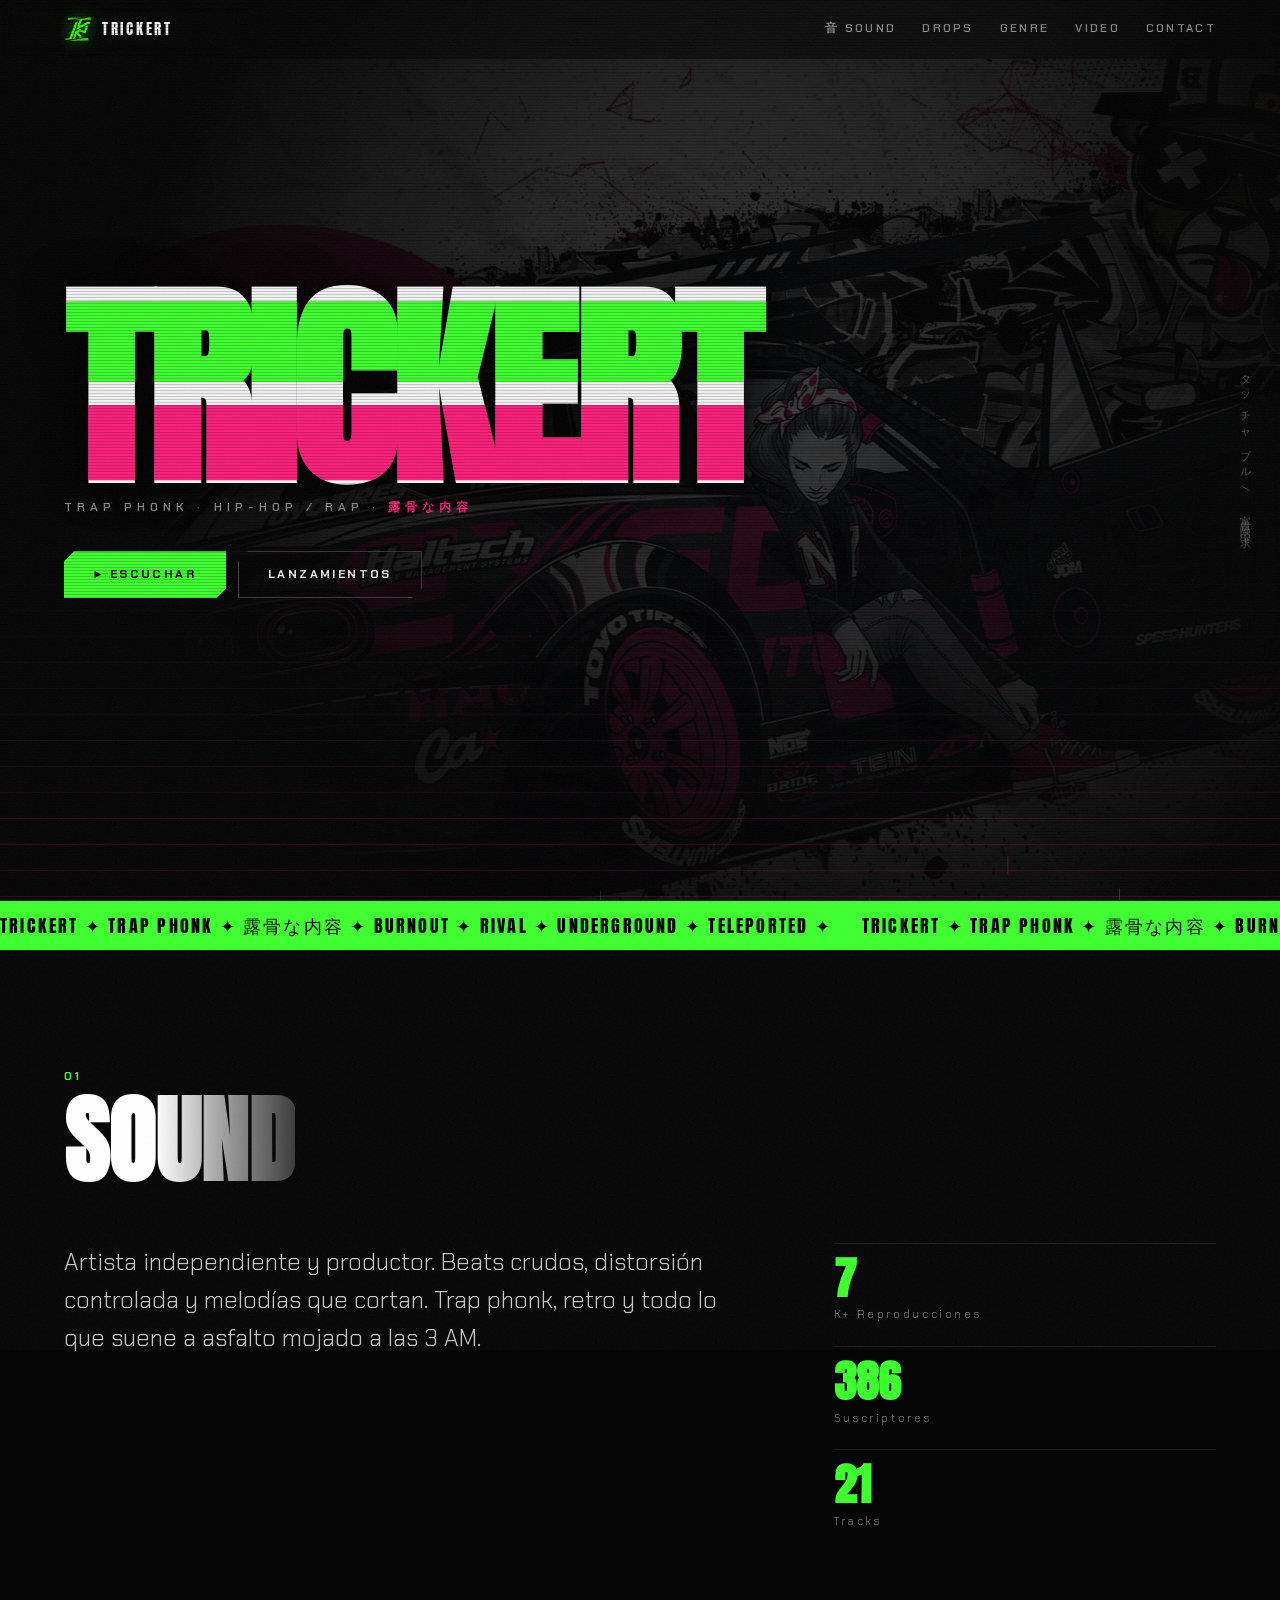
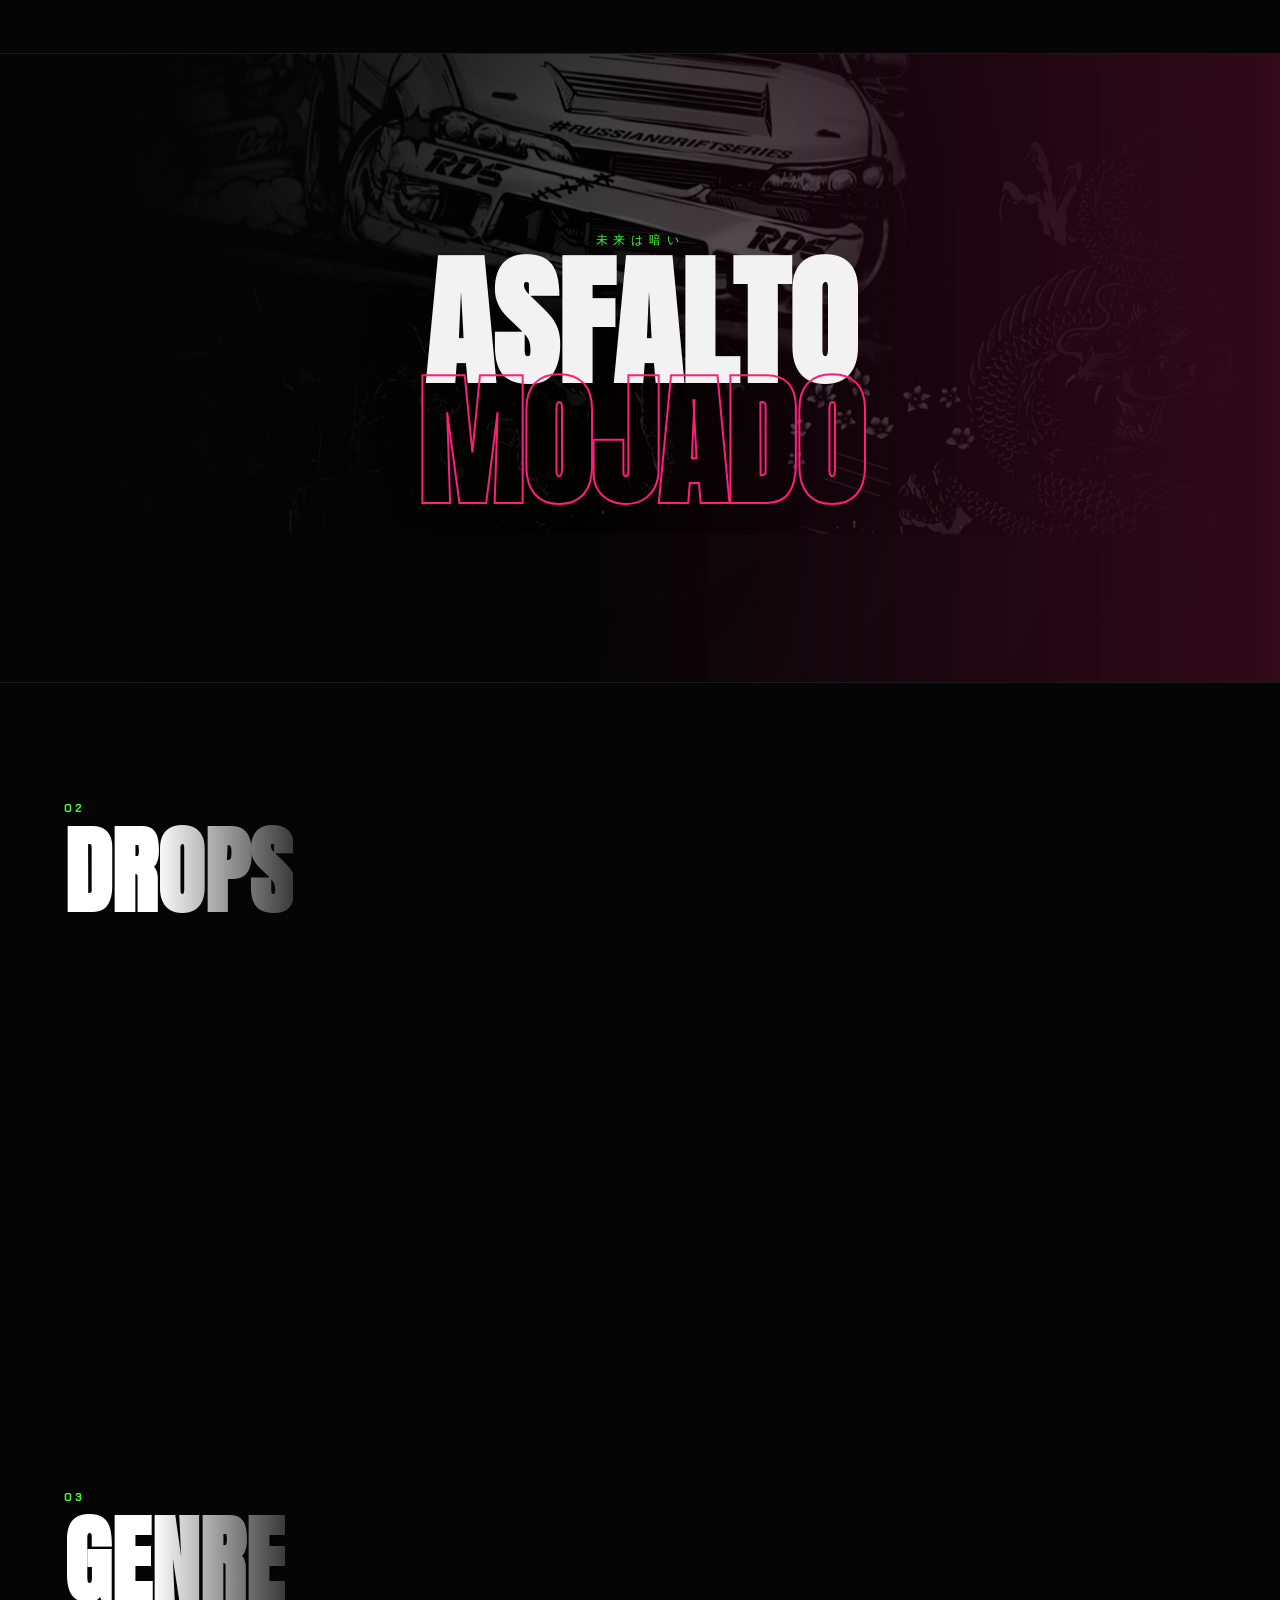
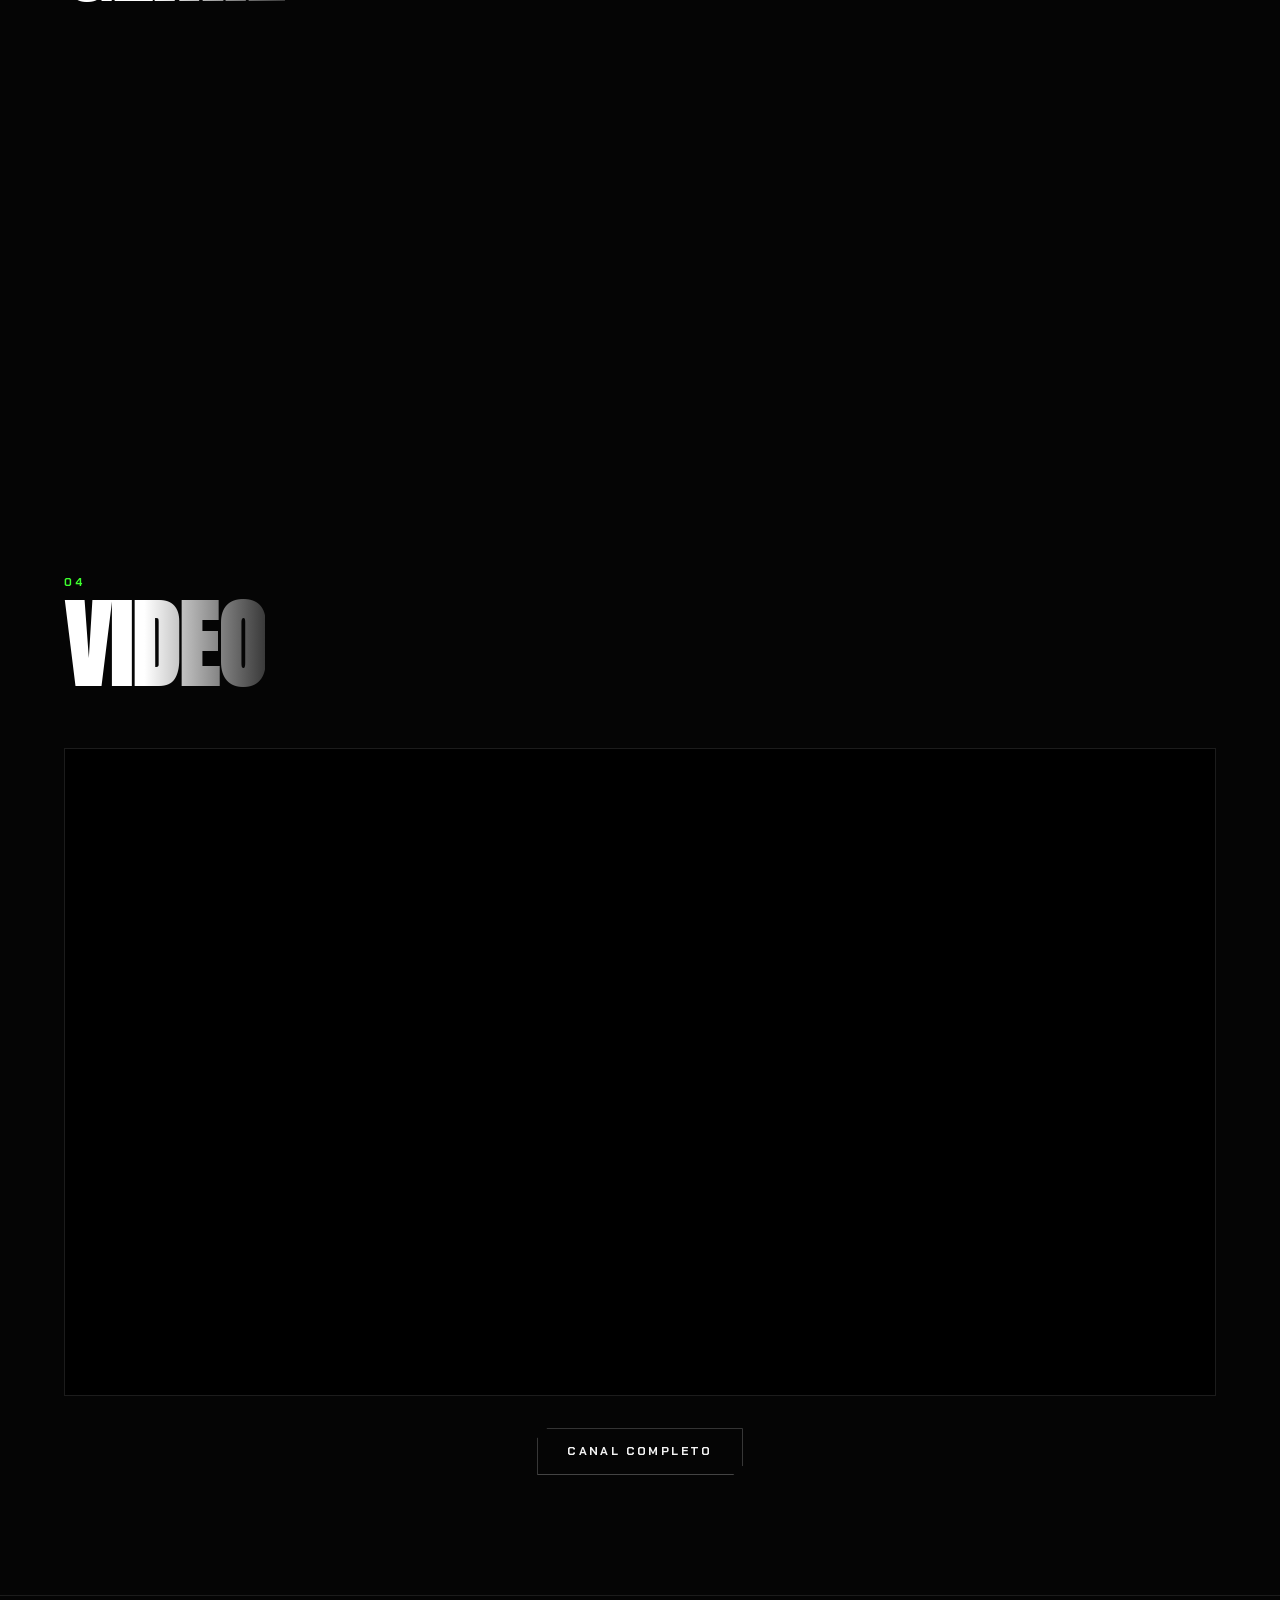
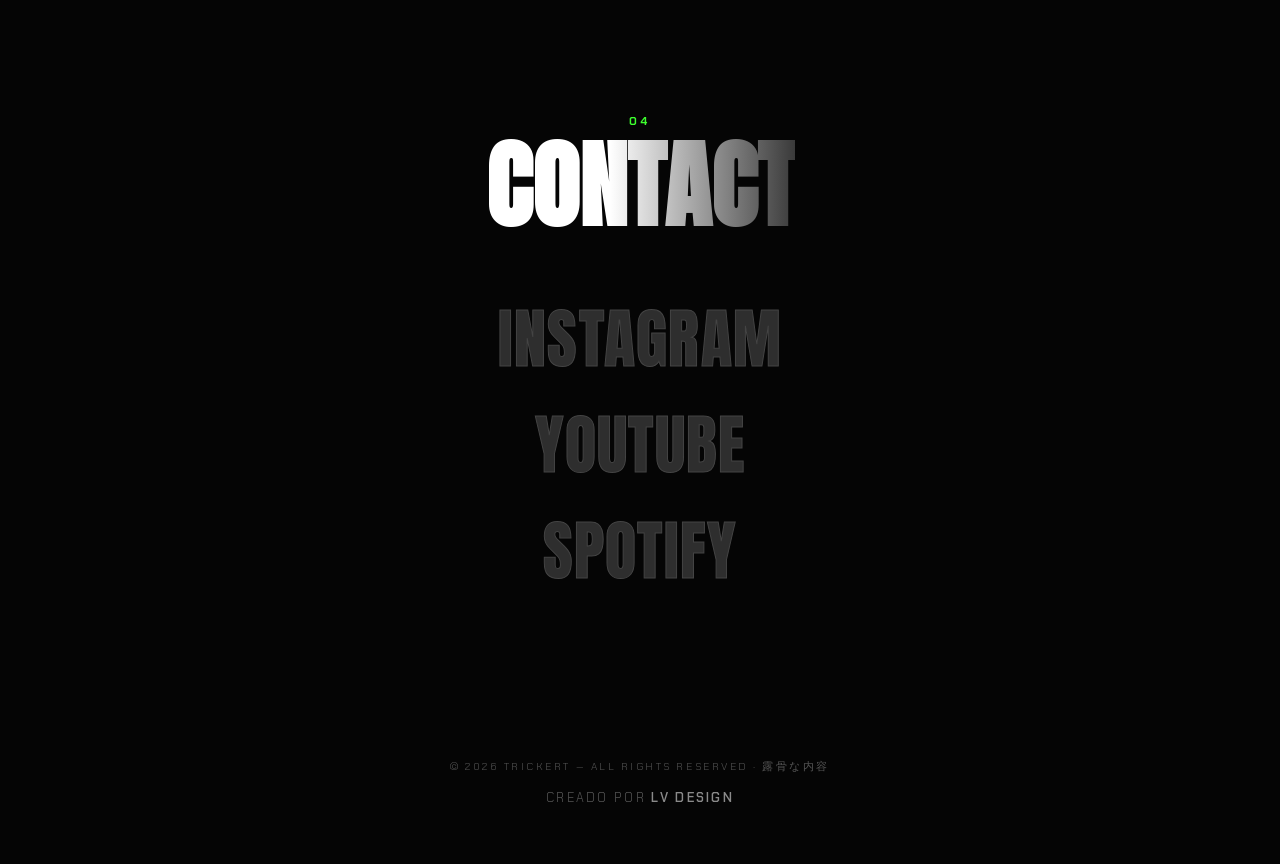
<file: index.html>
<!DOCTYPE html>
<html lang="es">
<head>
  <meta charset="UTF-8" />
  <meta http-equiv="X-UA-Compatible" content="IE=edge" />
  <meta name="viewport" content="width=device-width, initial-scale=1" />
  <meta name="robots" content="index, follow, max-image-preview:large, max-snippet:-1, max-video-preview:-1" />
  <title>Trickert | Productor Musical de Trap, Phonk e Hip-Hop</title>
  <meta name="description" content="Escuchar a Trickert: productor musical de Trap, Phonk e Hip-Hop con nuevos lanzamientos y beats underground." />
  <link rel="canonical" href="https://trickertmusic.netlify.app/" />
  <meta name="theme-color" content="#0b0b0f" />
  <meta name="msapplication-TileColor" content="#0b0b0f" />
  <meta property="og:site_name" content="TRICKERT" />
  <meta property="og:type" content="website" />
  <meta property="og:url" content="https://trickertmusic.netlify.app/" />
  <meta property="og:title" content="Trickert | Productor Musical de Trap, Phonk e Hip-Hop" />
  <meta property="og:description" content="Escuchar a Trickert: productor musical de Trap, Phonk e Hip-Hop con nuevos lanzamientos y beats underground." />
  <meta property="og:image" content="https://trickertmusic.netlify.app/img/og-trickert.png" />
  <meta property="og:image:secure_url" content="https://trickertmusic.netlify.app/img/og-trickert.png" />
  <meta property="og:image:width" content="1200" />
  <meta property="og:image:height" content="630" />
  <meta property="og:image:alt" content="Portada de Trickert, productor musical de Trap, Phonk e Hip-Hop" />
  <meta property="og:locale" content="es_ES" />
  <meta name="twitter:card" content="summary_large_image" />
  <meta name="twitter:site" content="@trickert" />
  <meta name="twitter:creator" content="@trickert" />
  <meta name="twitter:title" content="Trickert | Productor Musical de Trap, Phonk e Hip-Hop" />
  <meta name="twitter:description" content="Escuchar a Trickert: productor musical de Trap, Phonk e Hip-Hop con nuevos lanzamientos y beats underground." />
  <meta name="twitter:image" content="https://trickertmusic.netlify.app/img/og-trickert.png" />
  <meta name="twitter:image:alt" content="Portada de Trickert, productor musical de Trap, Phonk e Hip-Hop" />
  <script type="application/ld+json">
    {
      "@context": "https://schema.org",
      "@type": "WebSite",
      "name": "TRICKERT",
      "url": "https://trickertmusic.netlify.app/",
      "inLanguage": ["en", "es"],
      "description": "Productor musical de Trap, Phonk e Hip-Hop: escucha los lanzamientos de Trickert.",
      "publisher": {
        "@type": "Organization",
        "name": "TRICKERT",
        "logo": {
          "@type": "ImageObject",
          "url": "https://trickertmusic.netlify.app/img/trickert_logo.png",
          "width": 512,
          "height": 512
        }
      },
      "potentialAction": {
        "@type": "SearchAction",
        "target": "https://trickertmusic.netlify.app/?q={search_term_string}",
        "query-input": "required name=search_term_string"
      }
    }
  </script>
  <link rel="icon" href="img/trickert_logo.png" />
  <link rel="apple-touch-icon" href="img/trickert_logo.png" />
  <link rel="preconnect" href="https://fonts.googleapis.com" />
  <link rel="preconnect" href="https://fonts.gstatic.com" crossorigin />
  <link href="https://fonts.googleapis.com/css2?family=Anton&family=Chakra+Petch:wght@300;600;700&family=Zen+Dots&display=swap" rel="stylesheet" />
  <link rel="stylesheet" href="styles.css" />
</head>
<body>
<div class="grain"></div>
<div class="scanlines"></div>
<canvas id="fx"></canvas>

<div class="loader" id="loader"><span class="loader-txt" data-txt="TRICKERT">TRICKERT</span><i class="bar"></i></div>

<header class="nav">
  <a class="brand" href="#top"><img src="img/trickert_logo.png" alt="Logotipo de Trickert" /><span>TRICKERT</span></a>
  <nav>
    <a href="#sound">音 SOUND</a>
    <a href="#drops">DROPS</a>
    <a href="genre.html">GENRE</a>
    <a href="#video">VIDEO</a>
    <a href="#contact">CONTACT</a>
  </nav>
  <button class="burger" id="burger" aria-label="Menú"><i></i><i></i></button>
</header>

<main id="top">
  <section class="hero">
    <div class="hero-bg" style="background-image:url('img/tokyodrifitng.png')"></div>
    <div class="sun" id="sun"></div>
    <div class="horizon"></div>
    <div class="hero-grid"></div>
    <h1 class="glitch" data-txt="TRICKERT">TRICKERT</h1>
    <p class="tag">TRAP PHONK · HIP-HOP / RAP · <span class="hl">露骨な内容</span></p>
    <div class="cta">
      <a class="btn" href="https://ffm.bio/trickert" target="_blank" rel="noopener">▶ ESCUCHAR</a>
      <a class="btn ghost" href="#drops">LANZAMIENTOS</a>
    </div>
    <div class="hero-side">タッチャブル / 富貴険中求</div>
  </section>


  <div class="marquee"><div class="track"><span>TRICKERT ✦ TRAP PHONK ✦ 露骨な内容 ✦ BURNOUT ✦ RIVAL ✦ UNDERGROUND ✦ TELEPORTED ✦ </span><span>TRICKERT ✦ TRAP PHONK ✦ 露骨な内容 ✦ BURNOUT ✦ RIVAL ✦ UNDERGROUND ✦ TELEPORTED ✦ </span></div></div>

  <section id="sound" class="section split">
    <h2 class="title" data-n="01"><span>SOUND</span></h2>
    <div class="split-in">
      <p class="big reveal">Artista independiente y productor. Beats crudos, distorsión controlada y melodías que cortan. Trap phonk, retro y todo lo que suene a asfalto mojado a las 3 AM.</p>
      <ul class="stats">
        <li class="reveal"><b data-count="7">0</b><span>K+ Reproducciones</span></li>
        <li class="reveal"><b data-count="736">0</b><span>Suscriptores</span></li>
        <li class="reveal"><b data-count="24">0</b><span>Tracks</span></li>
      </ul>
    </div>
  </section>

  <section class="band">
    <div class="band-bg" data-para="0.18" style="background-image:url('img/underground.png')"></div>
    <div class="band-in">
      <span class="jp">未来は暗い</span>
      <h3>ASFALTO<br /><em>MOJADO</em></h3>
    </div>
  </section>


  <section id="drops" class="section">
    <h2 class="title" data-n="02"><span>DROPS</span></h2>
    <div class="drops">
      <a class="drop reveal" href="https://ffm.to/trickert-burnout" target="_blank" rel="noopener">
        <img src="img/burnout.jpg" alt="Portada del lanzamiento Burnout de Trickert" loading="lazy" />
        <div class="meta"><b>BURNOUT</b><i> Album </i></div>
      </a>
      <a class="drop reveal" href="https://www.youtube.com/watch?v=4tgatp_iaTQ" target="_blank" rel="noopener">
        <img src="img/underground.png" alt="Portada del lanzamiento Underground de Trickert" loading="lazy" />
        <div class="meta"><b> UNDERGROUND </b><i> Single </i></div>
      </a>
      <a class="drop reveal" href="https://ffm.to/trickert-horizon" target="_blank" rel="noopener">
        <img src="img/horizon.png" alt="Portada del lanzamiento Horizon de Trickert" loading="lazy" />
        <div class="meta"><b> HORIZON </b><i> Album </i></div>
      </a>
      <a class="drop reveal" href="https://ffm.bio/trickert" target="_blank" rel="noopener">
        <img src="img/tokyodrifitng.png" alt="Portada del lanzamiento Tokyo Drifting de Trickert" loading="lazy" />
        <div class="meta"><b> TOKYO DRIFTING </b><i> Album </i></div>
      </a>

    </div>
  </section>

  <section id="genre" class="section">
    <h2 class="title" data-n="03"><span>GENRE</span></h2>
    <div class="genre-preview reveal">
      <p class="eyebrow">SONIDO EXPERIMENTAL</p>
      <p class="big">Además del phonk y el trap, Trickert también explora un lado más oscuro, nocturno y atmosférico con influencias de darkwave, glitch y energía industrial.</p>
      <a class="btn" href="genre.html">VER TRACKS</a>
    </div>
  </section>

  <section id="video" class="section">
    <h2 class="title" data-n="04"><span>VIDEO</span></h2>
    <div class="video reveal">
      <iframe src="https://www.youtube.com/embed/4tgatp_iaTQ" title="Trickert - Underground" loading="lazy" allowfullscreen></iframe>
    </div>
    <p class="center"><a class="btn ghost" href="https://www.youtube.com/@Trickert" target="_blank" rel="noopener">CANAL COMPLETO</a></p>
  </section>

  <section id="contact" class="section contact">
    <h2 class="title" data-n="04"><span>CONTACT</span></h2>
    <div class="links">
      <a href="https://www.instagram.com/trickert_/" target="_blank" rel="noopener">INSTAGRAM</a>
      <a href="https://www.youtube.com/@Trickert" target="_blank" rel="noopener">YOUTUBE</a>
      <a href="https://open.spotify.com/intl-es/artist/5VKt9uekFGQ2gE98dD0BrV?si=6OspoRceREy6p18tlZwxgw" target="_blank" rel="noopener">SPOTIFY</a>
    </div>
  </section>
</main>

  <footer>
    © <span id="year"></span> TRICKERT — ALL RIGHTS RESERVED · 露骨な内容<br>
      <span class="lv-credits">CREADO POR <a href="https://valentinolorenti.netlify.app/" target="_blank" rel="noopener" class="lv-link">LV DESIGN</a></span>
  </footer> 

<script src="script.js"></script>
</body>
</html>
</file>
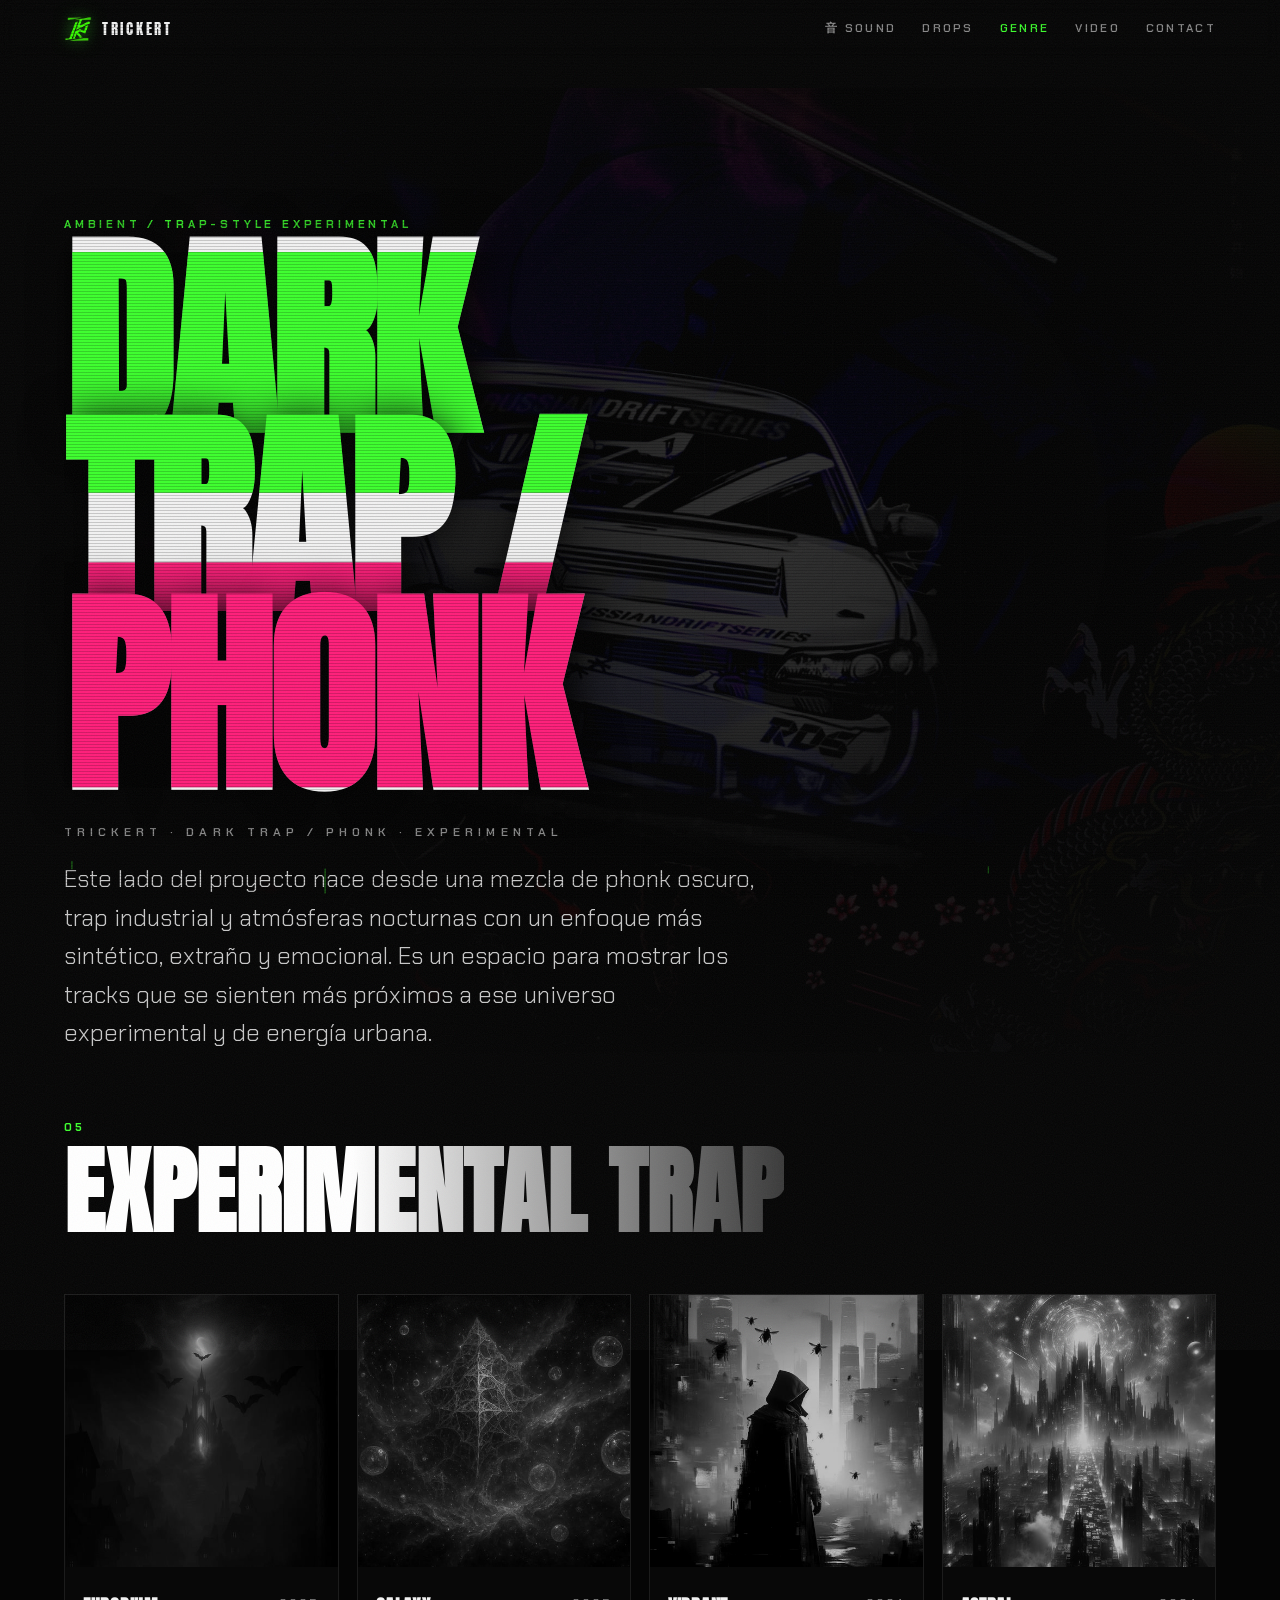
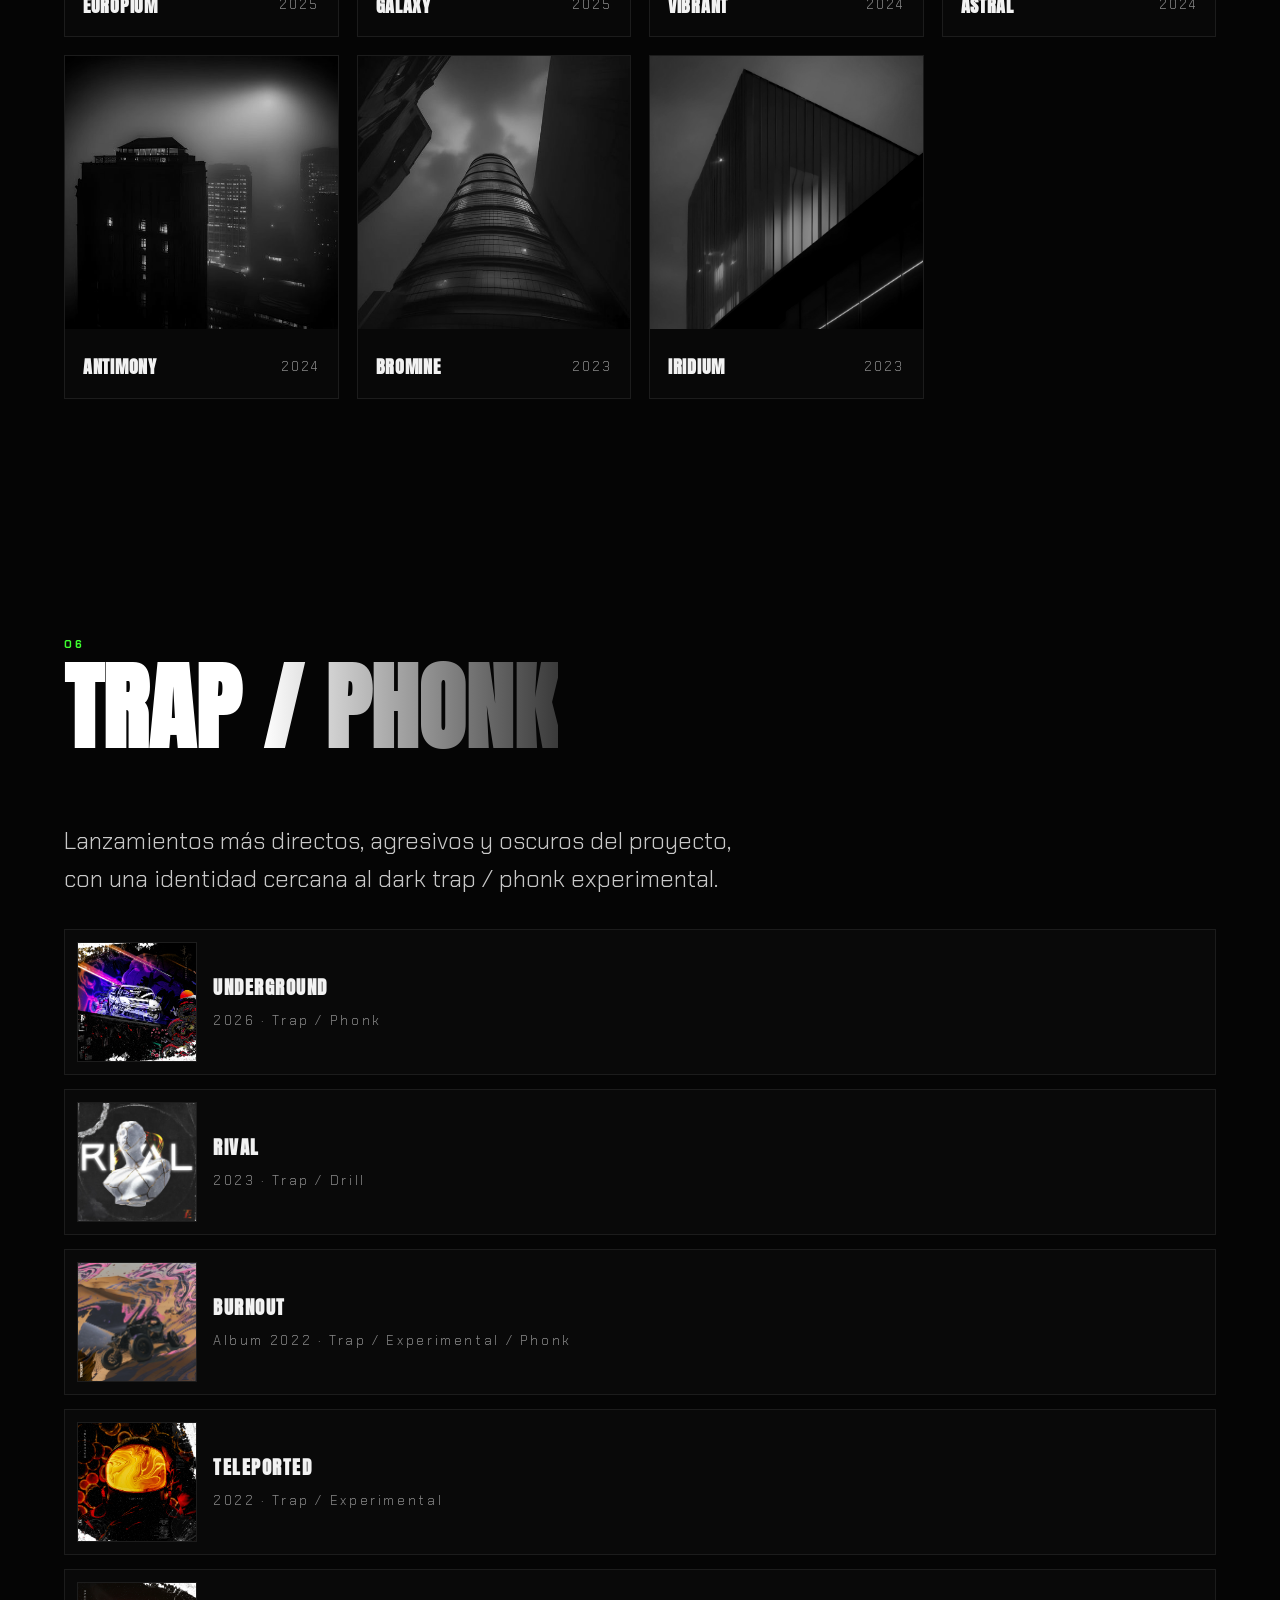
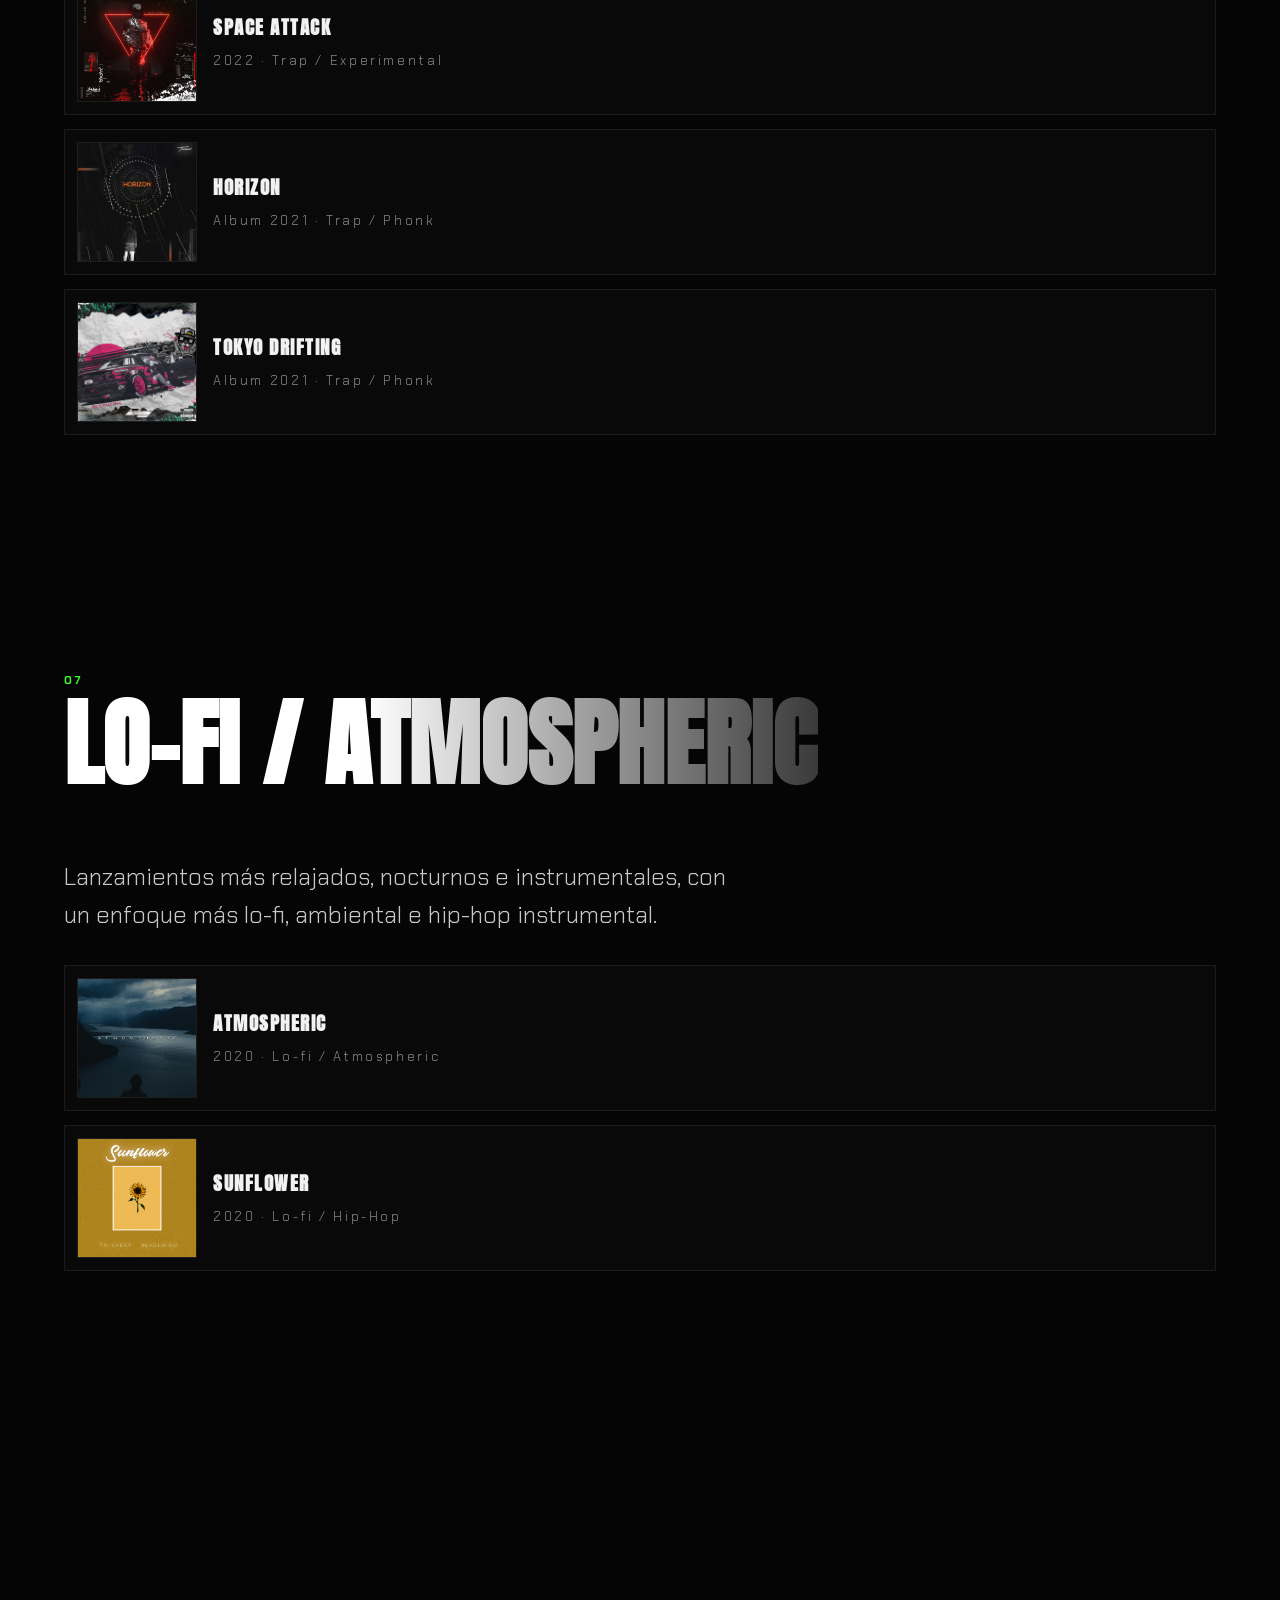
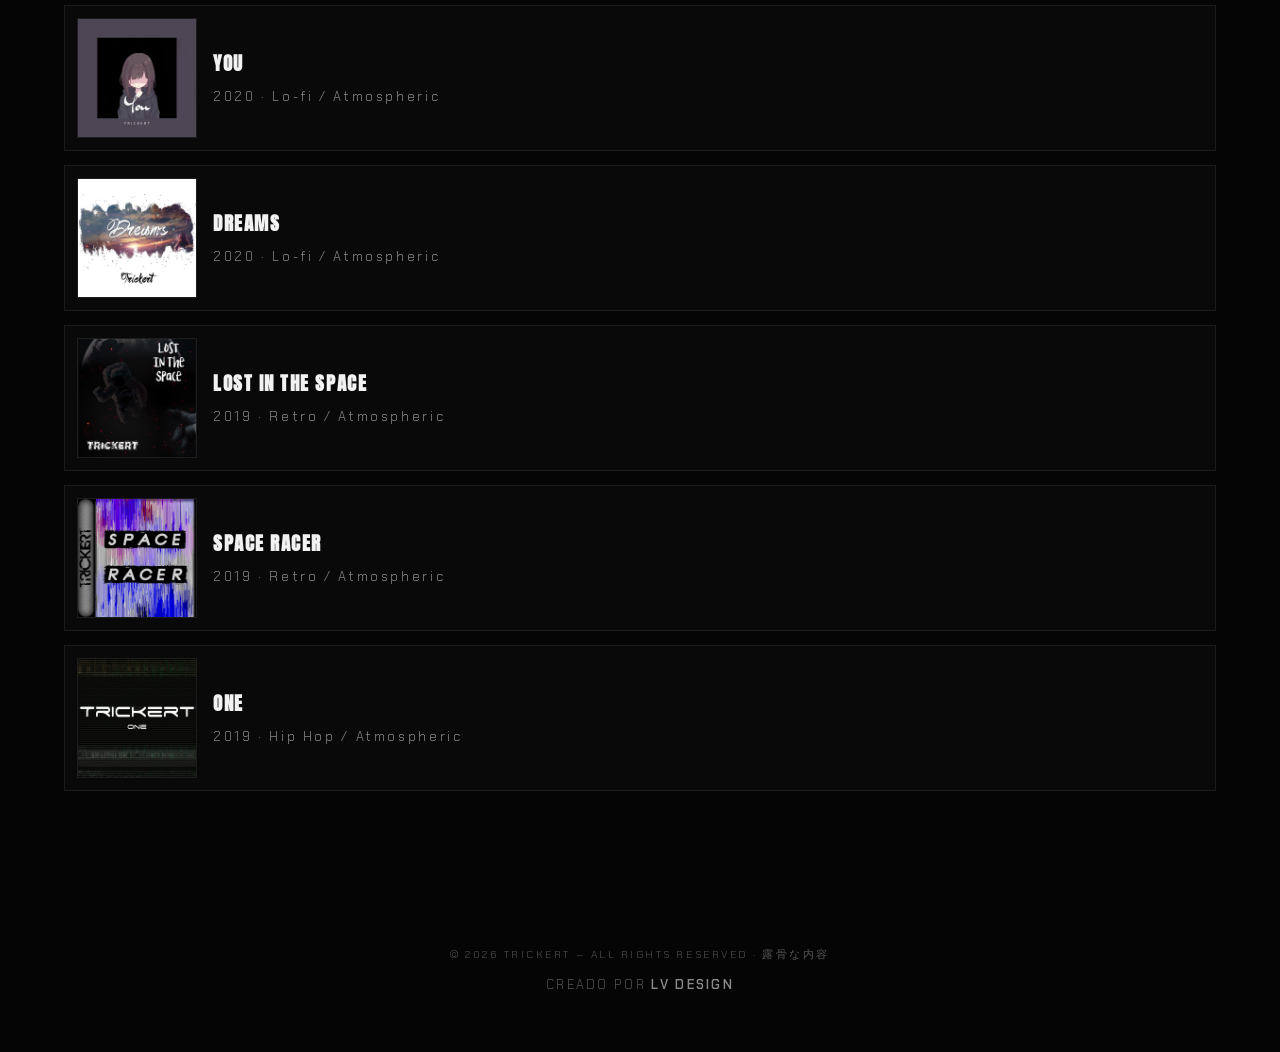
<file: genre.html>
<!DOCTYPE html>
<html lang="es">
<head>
  <meta charset="UTF-8" />
  <meta http-equiv="X-UA-Compatible" content="IE=edge" />
  <meta name="viewport" content="width=device-width, initial-scale=1" />
  <meta name="robots" content="index, follow, max-image-preview:large, max-snippet:-1, max-video-preview:-1" />
  <title>Trickert | Lanzamientos de Trap, Phonk e Hip-Hop</title>
  <meta name="description" content="Escuchar los lanzamientos de Trickert, productor musical de Trap, Phonk e Hip-Hop experimental con sonidos underground." />
  <link rel="canonical" href="https://trickertmusic.netlify.app/genre.html" />
  <meta property="og:site_name" content="TRICKERT" />
  <meta property="og:type" content="website" />
  <meta property="og:url" content="https://trickertmusic.netlify.app/genre.html" />
  <meta property="og:title" content="Trickert | Lanzamientos de Trap, Phonk e Hip-Hop" />
  <meta property="og:description" content="Escuchar los lanzamientos de Trickert, productor musical de Trap, Phonk e Hip-Hop experimental con sonidos underground." />
  <meta property="og:image" content="https://trickertmusic.netlify.app/img/og-trickert.png" />
  <meta property="og:image:alt" content="Portada de Trickert, productor musical de Trap, Phonk e Hip-Hop" />
  <meta property="og:image:width" content="1200" />
  <meta property="og:image:height" content="630" />
  <meta name="twitter:card" content="summary_large_image" />
  <meta name="twitter:title" content="Trickert | Lanzamientos de Trap, Phonk e Hip-Hop" />
  <meta name="twitter:description" content="Escuchar los lanzamientos de Trickert, productor musical de Trap, Phonk e Hip-Hop experimental con sonidos underground." />
  <meta name="twitter:image" content="https://trickertmusic.netlify.app/img/og-trickert.png" />
  <meta name="twitter:image:alt" content="Portada de Trickert, productor musical de Trap, Phonk e Hip-Hop" />
  <script type="application/ld+json">
    {
      "@context": "https://schema.org",
      "@type": "CollectionPage",
      "name": "TRICKERT Genre",
      "url": "https://trickertmusic.netlify.app/genre.html",
      "description": "Lanzamientos de Trap, Phonk e Hip-Hop de Trickert, productor musical independiente.",
      "isPartOf": {
        "@type": "WebSite",
        "name": "TRICKERT",
        "url": "https://trickertmusic.netlify.app/"
      }
    }
  </script>
  <link rel="icon" href="img/trickert_logo.png" />
  <link rel="apple-touch-icon" href="img/trickert_logo.png" />
  <link rel="preconnect" href="https://fonts.googleapis.com" />
  <link rel="preconnect" href="https://fonts.gstatic.com" crossorigin />
  <link href="https://fonts.googleapis.com/css2?family=Anton&family=Chakra+Petch:wght@300;600;700&family=Zen+Dots&display=swap" rel="stylesheet" />
  <link rel="stylesheet" href="styles.css" />
</head>
<body>
  <div class="grain"></div>
  <div class="scanlines"></div>
  <canvas id="fx"></canvas>

  <header class="nav">
    <a class="brand" href="index.html"><img src="img/trickert_logo.png" alt="Logotipo de Trickert" /><span>TRICKERT</span></a>
    <nav>
      <a href="index.html#sound">音 SOUND</a>
      <a href="index.html#drops">DROPS</a>
      <a href="genre.html" class="active"> GENRE </a>
      <a href="index.html#video">VIDEO</a>
      <a href="index.html#contact">CONTACT</a>
    </nav>
    <button class="burger" id="burger" aria-label="Menú"><i></i><i></i></button>
  </header>

  <main class="genre-page">
    <section class="hero hero-genre">
      <div class="hero-bg" style="background-image:url('img/underground.png')"></div>
      <div class="hero-grid"></div>
      <div class="hero-content reveal">
        <p class="eyebrow"> AMBIENT / TRAP-STYLE EXPERIMENTAL</p>
        <h1 class="glitch" data-txt="DARK TRAP / PHONK">DARK TRAP / PHONK</h1>
        <p class="tag">TRICKERT · DARK TRAP / PHONK · EXPERIMENTAL</p>
        <p class="big">Este lado del proyecto nace desde una mezcla de phonk oscuro, trap industrial y atmósferas nocturnas con un enfoque más sintético, extraño y emocional. Es un espacio para mostrar los tracks que se sienten más próximos a ese universo experimental y de energía urbana.</p>
      </div>
    </section>

    <section class="section genre-section">
      <h2 class="title" data-n="05"><span> EXPERIMENTAL TRAP </span></h2>
      <div class="genre-grid">
        <article class="release-card reveal">
          <a href="https://www.youtube.com/watch?v=15izeiXNzrc&list=OLAK5uy_nevEhY5C4gZ17d-S3psc-9inJTeTif2YM" target="_blank" rel="noopener">
            <img src="img/tracks/europium.jpg" alt="Portada del lanzamiento Europium de Trickert" loading="lazy" />
            <div class="release-info">
              <h3>Europium</h3>
              <p>2025</p>
            </div>
          </a>
        </article>
        <article class="release-card reveal">
          <a href="https://www.youtube.com/watch?v=Q3yNb52oe7s&list=OLAK5uy_mClp8_7Q5flTH6dReEaTXRiwEXCGTUeGk" target="_blank" rel="noopener">
            <img src="img/tracks/galaxy.jpg" alt="Portada del lanzamiento Galaxy de Trickert" loading="lazy" />
            <div class="release-info">
              <h3>Galaxy</h3>
              <p>2025</p>
            </div>
          </a>
        </article>
        <article class="release-card reveal">
          <a href="https://www.youtube.com/watch?v=Gmh6RQNMZuI&list=OLAK5uy_nYy_wv8FJvsbxO-oD3oN6eYshqaww7MN0" target="_blank" rel="noopener">
            <img src="img/tracks/vibrant.jpg" alt="Portada del lanzamiento Vibrant de Trickert" loading="lazy" />
            <div class="release-info">
              <h3>vibrant</h3>
              <p>2024</p>
            </div>
          </a>
        </article>
        <article class="release-card reveal">
          <a href="https://www.youtube.com/watch?v=FYoDouE7N_s&list=OLAK5uy_kGeEvTRYZ2Zq5IChv73Z3BygA2G11Kv2s" target="_blank" rel="noopener">
            <img src="img/tracks/astral.jpg" alt="Portada del lanzamiento Astral de Trickert" loading="lazy" />
            <div class="release-info">
              <h3>astral</h3>
              <p>2024</p>
            </div>
          </a>
        </article>
        <article class="release-card reveal">
          <a href="https://www.youtube.com/watch?v=0EH_6r19SA8&list=OLAK5uy_nlIktU8ZfRAYPYoHElkYTb6BAibjlfv9c&pp=0gcJCfMCOCosWNin" target="_blank" rel="noopener">
            <img src="img/tracks/antimony.jpg" alt="Portada del lanzamiento Antimony de Trickert" loading="lazy" />
            <div class="release-info">
              <h3>antimony</h3>
              <p>2024</p>
            </div>
          </a>
        </article>
        <article class="release-card reveal">
          <a href="https://www.youtube.com/watch?v=FruJ5ddzqx8&list=OLAK5uy_mGZxlLu1gKEi3CFaKOO2zyP0FsNnXn1Fg" target="_blank" rel="noopener">
            <img src="img/tracks/bromine.jpg" alt="Portada del lanzamiento Bromine de Trickert" loading="lazy" />
            <div class="release-info">
              <h3>bromine</h3>
              <p>2023</p>
            </div>
          </a>
        </article>
        <article class="release-card reveal">
          <a href="https://www.youtube.com/watch?v=yvBvrMboovU&list=OLAK5uy_knYTaaTwSbWdbNsH_3dY5519c1Zv7V3ks" target="_blank" rel="noopener">
            <img src="img/tracks/iridium.jpg" alt="Portada del lanzamiento Iridium de Trickert" loading="lazy" />
            <div class="release-info">
              <h3>iridium</h3>
              <p>2023</p>
            </div>
          </a>
        </article>
      </div>
    </section>

    <section class="section trap-section">
      <div class="section-heading">
        <h2 class="title" data-n="06"><span>TRAP / PHONK</span></h2>
        <p class="big">Lanzamientos más directos, agresivos y oscuros del proyecto, con una identidad cercana al dark trap / phonk experimental.</p>
      </div>
      <div class="trap-list">
        <a class="trap-track reveal" href="https://www.youtube.com/watch?v=zpI1oEDO1hU&list=OLAK5uy_nYUuF5j2xzVg_UGLIB5fmHf4zKUqQ6Uo4" target="_blank" rel="noopener">
          <img src="img/underground.png" alt="Portada del lanzamiento Underground de Trickert" loading="lazy" />
          <div class="trap-track__meta">
            <strong>Underground</strong>
            <span> 2026 · Trap / Phonk</span>
          </div>
        </a>
        <a class="trap-track reveal" href="https://www.youtube.com/watch?v=qSoOHllpGGM&list=OLAK5uy_n4lSYzG_VmCEN6ArKQ9Dzo1-hdeyTsDf4" target="_blank" rel="noopener">
          <img src="img/tracks/rival.jpg" alt="Portada del lanzamiento Rival de Trickert" loading="lazy" />
          <div class="trap-track__meta">
            <strong>Rival</strong>
            <span> 2023 · Trap / Drill </span>
          </div>
        </a>
        <a class="trap-track reveal" href="https://www.youtube.com/watch?v=Vjr4dg3RnZ4&list=OLAK5uy_ny6VvglLqlMC1aUAKwx3hSspX8qDtNar8" target="_blank" rel="noopener">
          <img src="img/burnout.jpg" alt="Portada del lanzamiento Burnout de Trickert" loading="lazy" />
          <div class="trap-track__meta">
            <strong>Burnout</strong>
            <span> Album 2022 · Trap / Experimental / Phonk </span>
          </div>
        </a>
        <a class="trap-track reveal" href="https://www.youtube.com/watch?v=JT9gFwrChOA&list=OLAK5uy_ljCILWgsfWB2MprMRwKMdr7qiOo1dxY4Q" target="_blank" rel="noopener">
          <img src="img/tracks/teleported.jpg" alt="Portada del lanzamiento Teleported de Trickert" loading="lazy" />
          <div class="trap-track__meta">
            <strong>Teleported</strong>
            <span> 2022 · Trap / Experimental </span>
          </div>
        </a>
        <a class="trap-track reveal" href="https://www.youtube.com/watch?v=v_W3IlD1g7U&list=OLAK5uy_m8ugy_1aFhmzOltv9ZAuzLoBtDBUkhTZM" target="_blank" rel="noopener">
          <img src="img/tracks/spaceattack.jpg" alt="Portada del lanzamiento Space Attack de Trickert" loading="lazy" />
          <div class="trap-track__meta">
            <strong>Space Attack</strong>
            <span> 2022 · Trap / Experimental </span>
          </div>
        </a>
        <a class="trap-track reveal" href="https://www.youtube.com/watch?v=JT9gFwrChOA&list=OLAK5uy_ljCILWgsfWB2MprMRwKMdr7qiOo1dxY4Q" target="_blank" rel="noopener">
          <img src="img/tracks/horizon.jpg" alt="Portada del lanzamiento Horizon de Trickert" loading="lazy" />
          <div class="trap-track__meta">
            <strong>Horizon</strong>
            <span> Album 2021 · Trap / Phonk </span>
          </div>
        </a>
        <a class="trap-track reveal" href="https://www.youtube.com/watch?v=v_W3IlD1g7U&list=OLAK5uy_m8ugy_1aFhmzOltv9ZAuzLoBtDBUkhTZM" target="_blank" rel="noopener">
          <img src="img/tracks/tokyodrifting.jpg" alt="Portada del lanzamiento Tokyo Drifting de Trickert" loading="lazy" />
          <div class="trap-track__meta">
            <strong>Tokyo Drifting</strong>
            <span> Album 2021 · Trap / Phonk </span>
          </div>
        </a>
      </div>
    </section>

    <section class="section trap-section">
      <div class="section-heading">
        <h2 class="title" data-n="07"><span>LO-FI / ATMOSPHERIC</span></h2>
        <p class="big">Lanzamientos más relajados, nocturnos e instrumentales, con un enfoque más lo-fi, ambiental e hip-hop instrumental.</p>
      </div>
      <div class="trap-list">
        <a class="trap-track reveal" href="https://www.youtube.com/watch?v=AELVeVxSTVA&list=OLAK5uy_lhu_vqNOrDuqFQ9zrQpRwNVw9Y8wVC9_M" target="_blank" rel="noopener">
          <img src="img/tracks/atmospheric.jpg" alt="Portada del lanzamiento Atmospheric de Trickert" loading="lazy" />
          <div class="trap-track__meta">
            <strong>Atmospheric</strong>
            <span>2020 · Lo-fi / Atmospheric</span>
          </div>
        </a>
        <a class="trap-track reveal" href="https://www.youtube.com/watch?v=7_bxVTMAUvk&list=OLAK5uy_n2jNoEuFTn7UiznJm1CbmQhAq4ebIESZQ" target="_blank" rel="noopener">
          <img src="img/tracks/sunflower.jpg" alt="Portada del lanzamiento Sunflower de Trickert" loading="lazy" />
          <div class="trap-track__meta">
            <strong>Sunflower</strong>
            <span>2020 · Lo-fi / Hip-Hop</span>
          </div>
        </a>
        <a class="trap-track reveal" href="https://www.youtube.com/watch?v=EF7wm2OFeRA&list=OLAK5uy_nexO4zl4pkWk9up-NvndpwBuuKcq9igSk" target="_blank" rel="noopener">
          <img src="img/tracks/forest.jpg" alt="Portada del lanzamiento Forest de Trickert" loading="lazy" />
          <div class="trap-track__meta">
            <strong>Forest</strong>
            <span>2020 · Lo-fi / Atmospheric</span>
          </div>
        </a>
        <a class="trap-track reveal" href="https://www.youtube.com/watch?v=qkxTztgiq9k&list=OLAK5uy_nkVu1oNGvGL8jTyQPP_6hIbLOMvt71s4k" target="_blank" rel="noopener">
          <img src="img/tracks/finalboss.jpg" alt="Portada del lanzamiento Final Boss de Trickert" loading="lazy" />
          <div class="trap-track__meta">
            <strong>Final Boss</strong>
            <span>2020 · Instrumental / Hip-Hop</span>
          </div>
        </a>
        <a class="trap-track reveal" href="https://www.youtube.com/watch?v=tSuPf28RnFU&list=OLAK5uy_kkbp3Sa1Itusdpi93xrtfRUUZK6a1WuL4" target="_blank" rel="noopener">
          <img src="img/tracks/you.jpg" alt="Portada del lanzamiento You de Trickert" loading="lazy" />
          <div class="trap-track__meta">
            <strong>You</strong>
            <span>2020 · Lo-fi / Atmospheric</span>
          </div>
        </a>
        <a class="trap-track reveal" href="https://www.youtube.com/watch?v=sHhlluVC3e4" target="_blank" rel="noopener">
          <img src="img/tracks/dreams.jpg" alt="Portada del lanzamiento Dreams de Trickert" loading="lazy" />
          <div class="trap-track__meta">
            <strong>Dreams</strong>
            <span>2020 · Lo-fi / Atmospheric</span>
          </div>
        </a>
        <a class="trap-track reveal" href="https://open.spotify.com/album/09GoFnvAmsCjrTPKu7BgDT?si=RKHArO3ASpW5gO_u7jOyAQ" target="_blank" rel="noopener">
          <img src="img/tracks/lostinthespace.jpg" alt="Portada del lanzamiento Lost in the Space de Trickert" loading="lazy" />
          <div class="trap-track__meta">
            <strong>Lost in the Space</strong>
            <span>2019 · Retro / Atmospheric</span>
          </div>
        </a>  
        <a class="trap-track reveal" href="https://open.spotify.com/album/7sYYyKbdUKVR9m6FXODjvM?si=8khUjAxkS3qz-AhuRQCpHA" target="_blank" rel="noopener">
          <img src="img/tracks/spaceracer.jpg" alt="Portada del lanzamiento Space Racer de Trickert" loading="lazy" />
          <div class="trap-track__meta">
            <strong>Space Racer</strong>
            <span>2019 · Retro / Atmospheric</span>
          </div>
        </a>        
        <a class="trap-track reveal" href="https://open.spotify.com/intl-es/album/4f6AJv6thMUq0GbufeCvXu?si=bcoBafQCRm6acxm_wh4hrA" target="_blank" rel="noopener">
          <img src="img/tracks/one.jpg" alt="Portada del lanzamiento One de Trickert" loading="lazy" />
          <div class="trap-track__meta">
            <strong>One</strong>
            <span>2019 · Hip Hop / Atmospheric</span>
          </div>
        </a>
      </div>
    </section>
  </main>

  <footer>
    © <span id="year"></span> TRICKERT — ALL RIGHTS RESERVED · 露骨な内容<br>
      <span class="lv-credits">CREADO POR <a href="https://valentinolorenti.netlify.app/" target="_blank" rel="noopener" class="lv-link">LV DESIGN</a></span>
  </footer> 

  <script src="script.js"></script>
</body>
</html>
</file>
<file: styles.css>
:root{
  --bg:#050505;
  --ink:#f2f2f2;
  --muted:#8a8a8a;
  --acid:#3dff2e;
  --pink:#ff1e7a;
  --line:#1c1c1c;
  --display:"Anton",Impact,sans-serif;
  --tech:"Chakra Petch",system-ui,sans-serif;
  --dots:"Zen Dots",sans-serif;
}
*{box-sizing:border-box;margin:0;padding:0}
html{scroll-behavior:smooth}
body{background:var(--bg);color:var(--ink);font-family:var(--tech);font-weight:300;line-height:1.6;overflow-x:hidden}
a{color:inherit;text-decoration:none}
::selection{background:var(--acid);color:#000}

/* FX LAYERS */
.grain{position:fixed;inset:-50%;z-index:80;pointer-events:none;opacity:.055;
  background-image:url("data:image/svg+xml;utf8,<svg xmlns='http://www.w3.org/2000/svg' width='120' height='120'><filter id='n'><feTurbulence type='fractalNoise' baseFrequency='.9' numOctaves='3'/></filter><rect width='120' height='120' filter='url(%23n)'/></svg>");
  animation:grain 700ms steps(2) infinite}
@keyframes grain{50%{transform:translate(-3%,2%)}}
.scanlines{position:fixed;inset:0;z-index:79;pointer-events:none;opacity:.35;
  background:repeating-linear-gradient(to bottom,rgba(0,0,0,.5) 0 1px,transparent 1px 3px)}
canvas#fx{position:fixed;inset:0;width:100%;height:100%;pointer-events:none;z-index:6}

/* LOADER */
.loader{position:fixed;inset:0;z-index:100;background:#000;display:grid;place-content:center;gap:22px;transition:opacity .6s,visibility .6s}
.loader.out{opacity:0;visibility:hidden}
.loader-txt{font-family:var(--display);font-size:clamp(2rem,9vw,6rem);letter-spacing:.06em;color:var(--acid)}
.loader .bar{display:block;height:3px;width:min(60vw,420px);background:#1a1a1a;position:relative;overflow:hidden}
.loader .bar::after{content:"";position:absolute;inset:0;background:var(--acid);transform:translateX(-100%);animation:load 1.1s cubic-bezier(.6,0,.2,1) forwards}
@keyframes load{to{transform:translateX(0)}}

/* NAV */
.nav{position:fixed;top:0;left:0;right:0;z-index:40;display:flex;align-items:center;justify-content:space-between;
  padding:14px 5vw;background:rgba(5,5,5,.6);backdrop-filter:blur(10px);border-bottom:1px solid transparent;transition:.35s}
.nav.scrolled{border-bottom-color:var(--line);background:rgba(5,5,5,.92)}
.brand{display:flex;align-items:center;gap:10px;font-family:var(--display);letter-spacing:.18em;font-size:.95rem}
.brand img{width:28px;height:28px;object-fit:contain;filter:drop-shadow(0 0 8px rgba(61,255,46,.55))}
.nav nav{display:flex;gap:26px;font-size:.72rem;font-weight:600;letter-spacing:.2em}
.nav nav a{color:var(--muted);position:relative;padding:6px 0;transition:color .25s}
.nav nav a::after{content:"";position:absolute;left:0;bottom:0;height:2px;width:0;background:var(--acid);transition:width .3s}
.nav nav a:hover{color:var(--acid)}
.nav nav a:hover::after{width:100%}
.burger{display:none;background:none;border:0;cursor:pointer;padding:8px;gap:5px;flex-direction:column}
.burger i{display:block;width:24px;height:2px;background:var(--acid)}

/* HERO */
.hero{position:relative;min-height:100svh;display:flex;flex-direction:column;justify-content:center;padding:0 5vw;overflow:hidden}
.hero-bg{position:absolute;inset:0;background-size:cover;background-position:center;filter:grayscale(1) contrast(1.25) brightness(.35);opacity:.6;
  transform:scale(1.08);animation:drift 18s ease-in-out infinite alternate}
.hero::after{content:"";position:absolute;inset:0;background:radial-gradient(circle at 60% 45%,transparent,#050505 72%)}
@keyframes drift{to{transform:scale(1.18) translate3d(-2%,-2%,0)}}
.hero-grid{position:absolute;inset:0;opacity:.18;
  background-image:linear-gradient(var(--line) 1px,transparent 1px),linear-gradient(90deg,var(--line) 1px,transparent 1px);
  background-size:64px 64px;
  -webkit-mask-image:radial-gradient(circle at 50% 60%,#000,transparent 75%);
  mask-image:radial-gradient(circle at 50% 60%,#000,transparent 75%)}
h1.glitch{position:relative;z-index:3;font-family:var(--display);font-size:clamp(3.4rem,17vw,15rem);line-height:.82;letter-spacing:-.02em;text-transform:uppercase}
h1.glitch::before,h1.glitch::after{content:attr(data-txt);position:absolute;inset:0;clip-path:inset(0 0 55% 0)}
h1.glitch::before{color:var(--acid);animation:gl1 3.6s infinite steps(2)}
h1.glitch::after{color:var(--pink);clip-path:inset(58% 0 0 0);animation:gl2 4.2s infinite steps(2)}
@keyframes gl1{0%,92%{transform:none;opacity:0}93%{transform:translate(-6px,-3px);opacity:1}97%{transform:translate(4px,2px);opacity:1}100%{opacity:0}}
@keyframes gl2{0%,88%{transform:none;opacity:0}89%{transform:translate(6px,3px);opacity:1}95%{transform:translate(-5px,-2px);opacity:1}100%{opacity:0}}
.tag{position:relative;z-index:3;margin-top:18px;font-weight:600;letter-spacing:.42em;font-size:.75rem;color:var(--muted)}
.tag .hl{color:var(--pink)}
.cta{position:relative;z-index:3;display:flex;gap:12px;margin-top:34px;flex-wrap:wrap}
.btn{display:inline-block;padding:14px 30px;background:var(--acid);color:#000;font-weight:700;font-size:.75rem;letter-spacing:.2em;
  clip-path:polygon(10px 0,100% 0,100% calc(100% - 10px),calc(100% - 10px) 100%,0 100%,0 10px);transition:transform .25s,box-shadow .25s,background .25s}
.btn:hover{transform:translate(-3px,-3px);box-shadow:6px 6px 0 var(--pink)}
.btn.ghost{background:transparent;color:var(--ink);box-shadow:inset 0 0 0 1px #444}
.btn.ghost:hover{color:var(--acid);box-shadow:inset 0 0 0 1px var(--acid),6px 6px 0 var(--pink)}
.hero-side{position:absolute;right:2vw;top:50%;transform:translateY(-50%);writing-mode:vertical-rl;letter-spacing:.5em;font-size:.7rem;color:#555;z-index:3}

/* MARQUEE */
.marquee{overflow:hidden;border-block:1px solid var(--line);background:var(--acid);color:#000;padding:10px 0}
.marquee .track{display:flex;width:max-content;animation:slide 26s linear infinite}
.marquee span{font-family:var(--display);font-size:1.15rem;letter-spacing:.12em;padding-right:30px;white-space:nowrap}
@keyframes slide{to{transform:translateX(-50%)}}

/* SECTIONS */
.section{padding:120px 5vw;max-width:1280px;margin:0 auto;position:relative}
.title{font-family:var(--display);font-size:clamp(2.4rem,8vw,6rem);line-height:1;text-transform:uppercase;margin-bottom:54px;position:relative}
.title::before{content:attr(data-n);font-family:var(--tech);font-size:.7rem;letter-spacing:.3em;color:var(--acid);display:block;margin-bottom:10px}
.title span{background:linear-gradient(90deg,#fff 40%,#3a3a3a);-webkit-background-clip:text;background-clip:text;color:transparent}
.split-in{display:grid;grid-template-columns:1.3fr .7fr;gap:60px;align-items:start}
.big{font-size:clamp(1.05rem,2.2vw,1.5rem);color:#c8c8c8;max-width:46ch}
.stats{list-style:none;display:grid;gap:20px}
.stats li{border-top:1px solid var(--line);padding-top:12px}
.stats b{font-family:var(--display);font-size:2.8rem;display:block;line-height:1;color:var(--acid)}
.stats span{font-size:.68rem;letter-spacing:.24em;color:var(--muted)}

/* DROPS */
.drops{display:grid;grid-template-columns:repeat(auto-fit,minmax(250px,1fr));gap:14px}
.drop{position:relative;aspect-ratio:1;overflow:hidden;border:1px solid var(--line);background:#0a0a0a;display:block}
.drop img{width:100%;height:100%;object-fit:cover;filter:grayscale(1) contrast(1.1) brightness(.75);transition:filter .45s,transform .8s cubic-bezier(.2,.8,.2,1)}
.drop:hover img{filter:none;transform:scale(1.07)}
.drop.alt img{object-fit:contain;padding:18%}
.drop .meta{position:absolute;left:0;right:0;bottom:0;padding:16px;display:flex;justify-content:space-between;align-items:baseline;
  background:linear-gradient(transparent,rgba(0,0,0,.9));transition:.35s}
.drop .meta b{font-family:var(--display);font-size:1.5rem;letter-spacing:.04em}
.drop .meta i{font-style:normal;font-size:.68rem;letter-spacing:.18em;color:var(--muted)}
.drop::after{content:"";position:absolute;inset:0;border:2px solid var(--acid);opacity:0;transition:opacity .3s}
.drop:hover::after{opacity:1}
.drop:hover .meta b{color:var(--acid)}

/* VIDEO */
.video{position:relative;aspect-ratio:16/9;border:1px solid var(--line);background:#000}
.video iframe{position:absolute;inset:0;width:100%;height:100%;border:0}
.center{text-align:center;margin-top:32px}

/* CONTACT */
.contact{text-align:center;border-top:1px solid var(--line)}
.links{display:flex;flex-direction:column;gap:4px;align-items:center}
.links a{font-family:var(--display);font-size:clamp(1.8rem,6vw,4rem);letter-spacing:.02em;color:#2e2e2e;transition:color .25s,transform .25s;-webkit-text-stroke:1px #444}
.links a:hover{color:var(--acid);-webkit-text-stroke:1px var(--acid);transform:translateX(10px)}
.genre-preview{display:flex;flex-direction:column;gap:18px;align-items:flex-start;padding:28px;border:1px solid var(--line);background:linear-gradient(120deg,rgba(255,30,122,.14),rgba(61,255,46,.08));box-shadow:inset 0 0 0 1px rgba(255,255,255,.02)}
.eyebrow{font-size:.7rem;letter-spacing:.34em;text-transform:uppercase;color:var(--acid);font-weight:700}
footer{padding:36px 5vw 56px;text-align:center;font-size:.66rem;letter-spacing:.24em;color:#555}

/* REVEAL */
.reveal{opacity:0;transform:translateY(34px);transition:opacity .8s cubic-bezier(.2,.8,.2,1),transform .8s cubic-bezier(.2,.8,.2,1)}
.reveal.in{opacity:1;transform:none}

/* ===== GENRE PAGE ===== */
.nav a.active{color:var(--acid)}
.genre-page{padding-top:88px}
.hero-genre{min-height:78vh;align-items:flex-start;justify-content:center;padding-top:8rem}
.hero-genre .hero-content{position:relative;z-index:3;max-width:760px;display:flex;flex-direction:column;gap:18px}
.hero-genre .hero-bg{opacity:.45!important}
.genre-section{padding-top:70px}
.genre-grid{display:grid;grid-template-columns:repeat(auto-fit,minmax(220px,1fr));gap:18px}
.release-card{border:1px solid var(--line);background:#080808;overflow:hidden;transition:transform .3s,border-color .3s,box-shadow .3s}
.release-card:hover{transform:translateY(-4px);border-color:var(--acid);box-shadow:0 0 0 1px rgba(61,255,46,.15)}
.release-card img{width:100%;aspect-ratio:1/1;object-fit:cover;filter:grayscale(1) contrast(1.08) brightness(.75)}
.release-card:hover img{filter:none;transform:scale(1.03);transition:filter .35s,transform .35s}
.release-info{padding:16px 18px;display:flex;justify-content:space-between;align-items:center;gap:14px}
.release-info h3{font-family:var(--display);font-size:1.15rem;text-transform:uppercase;letter-spacing:.04em}
.release-info p{font-size:.8rem;color:var(--muted);letter-spacing:.16em}
.section-heading{display:flex;flex-direction:column;gap:12px;max-width:760px;margin-bottom:30px}
.trap-list{display:grid;gap:14px}
.trap-track{display:grid;grid-template-columns:120px 1fr;align-items:center;gap:16px;padding:12px;border:1px solid var(--line);background:rgba(255,255,255,.02);transition:border-color .25s,transform .25s,color .25s}
.trap-track:hover{border-color:var(--acid);transform:translateX(6px);color:var(--acid)}
.trap-track img{width:100%;aspect-ratio:1/1;object-fit:cover;border:1px solid rgba(255,255,255,.08)}
.trap-track__meta{display:flex;flex-direction:column;gap:8px}
.trap-track__meta strong{font-family:var(--display);font-size:1.2rem;letter-spacing:.08em;text-transform:uppercase}
.trap-track__meta span{font-size:.82rem;letter-spacing:.2em;color:var(--muted)}

@media(max-width:860px){
  .hero-genre{padding-top:7rem}
  .genre-grid{grid-template-columns:1fr 1fr}
  .trap-track{grid-template-columns:96px 1fr}
}

@media(max-width:560px){
  .genre-grid{grid-template-columns:1fr}
  .trap-track{grid-template-columns:1fr;gap:10px}
  .trap-track__meta{gap:4px}
}

@media(max-width:860px){
  .nav nav{position:fixed;inset:56px 0 auto;flex-direction:column;gap:0;background:#070707;border-bottom:1px solid var(--line);
    transform:translateY(-120%);transition:transform .4s;padding:10px 5vw 22px}
  .nav nav.open{transform:none}
  .nav nav a{padding:14px 0;font-size:.9rem;border-bottom:1px solid var(--line)}
  .burger{display:flex}
  .split-in{grid-template-columns:1fr}
  .hero-side{display:none}
  .section{padding:80px 5vw}
}
@media(prefers-reduced-motion:reduce){*{animation:none!important;transition:none!important}.reveal{opacity:1;transform:none}.loader{display:none}}

/* ===== COVER WORLD ===== */

@keyframes sunpulse{to{transform:translate(-50%,-50%) scale(1.07);opacity:.75}}
.horizon{position:absolute;left:0;right:0;bottom:0;height:38vh;z-index:2;pointer-events:none;opacity:.5;
  background:repeating-linear-gradient(to bottom,rgba(255,30,122,.35) 0 1px,transparent 1px 26px);
  -webkit-mask-image:linear-gradient(transparent,#000);mask-image:linear-gradient(transparent,#000)}
.hero-bg{filter:grayscale(.4) contrast(1.3) saturate(1.3) brightness(.4)!important;opacity:.6!important}
h1.glitch{text-shadow:0 0 40px rgba(0,0,0,.9)}
.bust{position:absolute;right:-2vw;bottom:0;height:66vh;object-fit:contain;z-index:1;opacity:.3;
  filter:grayscale(1) contrast(1.35) drop-shadow(0 0 60px rgba(255,30,122,.35));
  -webkit-mask-image:linear-gradient(to bottom,#000 55%,transparent);mask-image:linear-gradient(to bottom,#000 55%,transparent);
  animation:float 9s ease-in-out infinite alternate;pointer-events:none}
@keyframes float{to{transform:translateY(-26px)}}

/* ===== BAND ===== */
.band{position:relative;height:70vh;min-height:420px;overflow:hidden;border-block:1px solid var(--line);display:grid;place-items:center}
.band-bg{position:absolute;inset:-20% 0;background-size:cover;background-position:center;filter:grayscale(1) contrast(1.25) brightness(.4)}
.band::after{content:"";position:absolute;inset:0;background:linear-gradient(90deg,#050505,transparent 45%,rgba(255,30,122,.18)),radial-gradient(circle,transparent,#050505 85%)}
.band-in{position:relative;z-index:3;text-align:center}
.band-in .jp{display:block;color:var(--acid);letter-spacing:.5em;font-size:.72rem;margin-bottom:14px}
.band-in h3{font-family:var(--display);font-size:clamp(2.6rem,11vw,9rem);line-height:.85;text-transform:uppercase}
.band-in em{font-style:normal;color:transparent;-webkit-text-stroke:2px var(--pink)}

@media(max-width:860px){.bust{height:48vh;right:-14vw;opacity:.3}.band{height:52vh}}
iframe#nl-badge-frame { display: none !important; }

/* ===== LV DESIGN CREDITS ===== */
.lv-credits {
  display: block;
  margin-top: 12px;
  font-size: 0.8rem;
  letter-spacing: 0.18em;
  color: #555;
}

.lv-link {
  color: var(--muted);
  font-weight: 600;
  transition: color 0.3s ease, text-shadow 0.3s ease;
}

.lv-link:hover {
  color: var(--acid);
  text-shadow: 0 0 8px rgba(61, 255, 46, 0.4);
}
</file>
